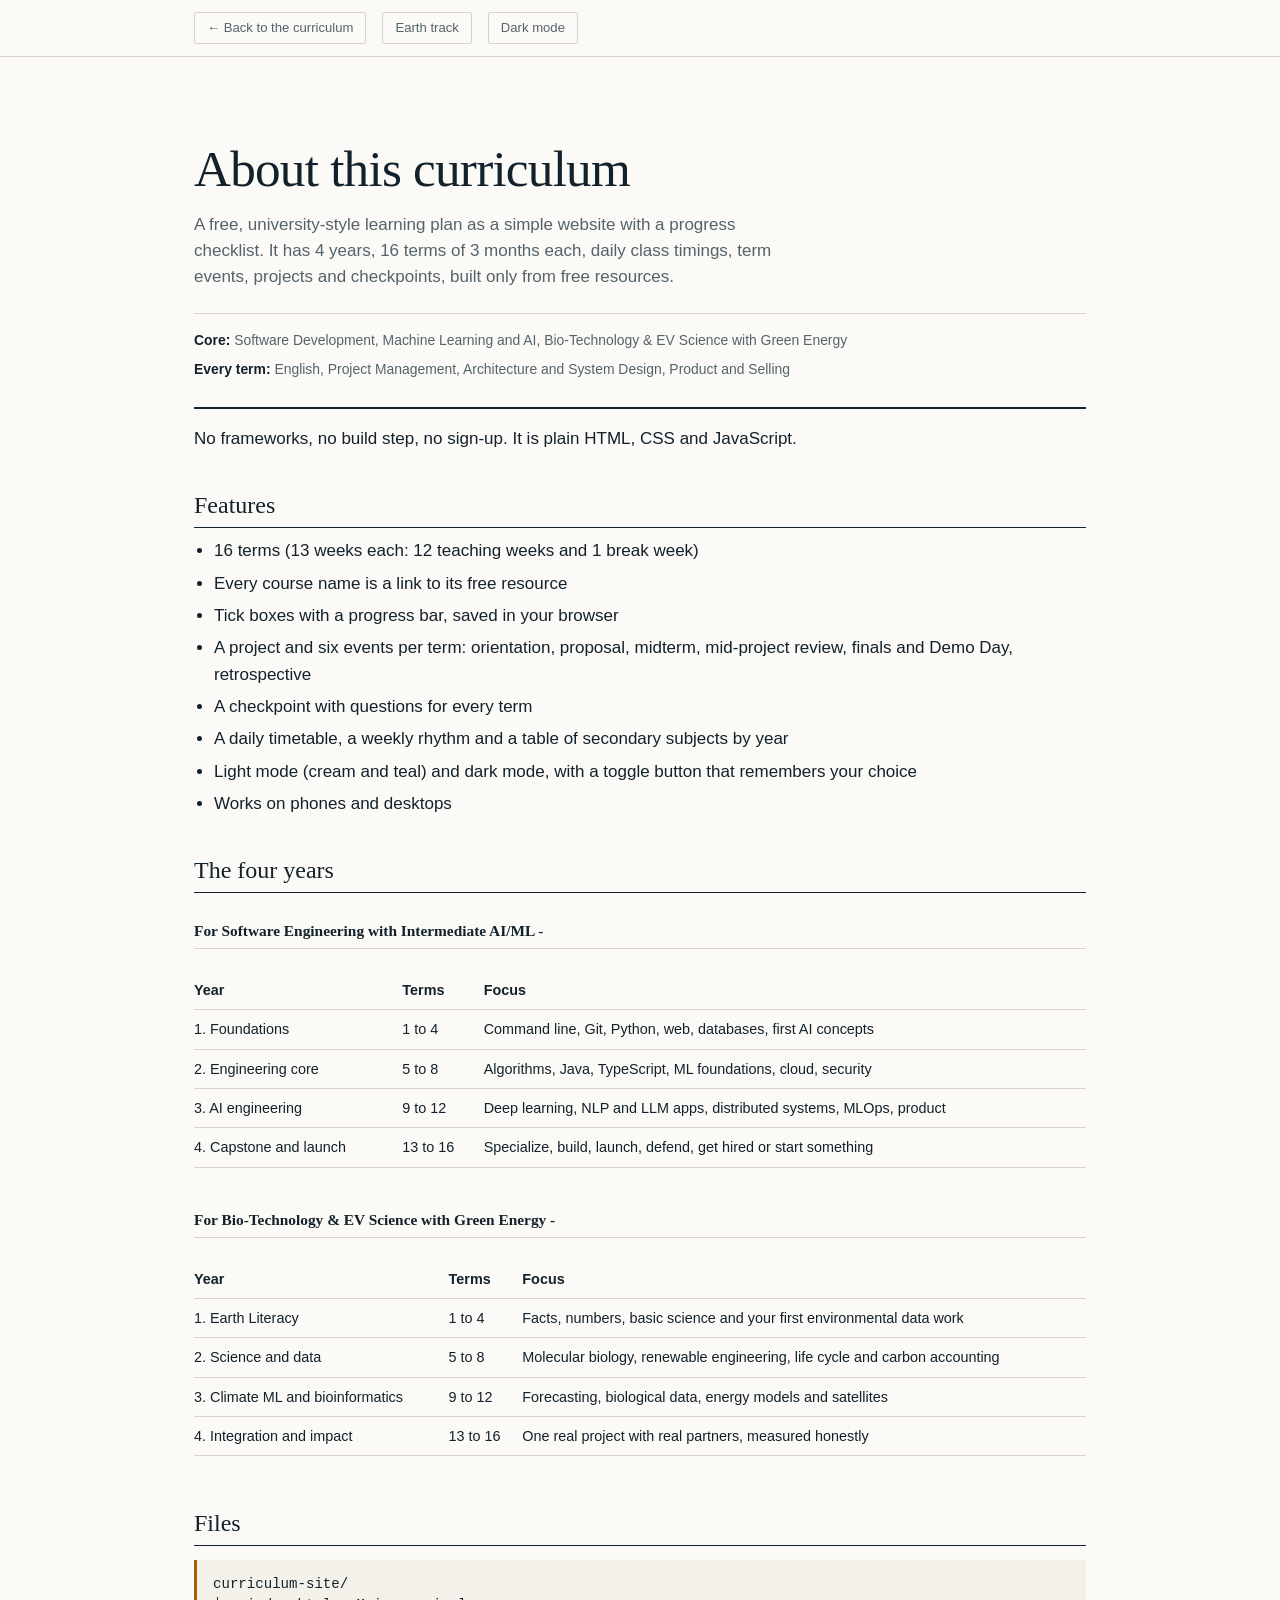
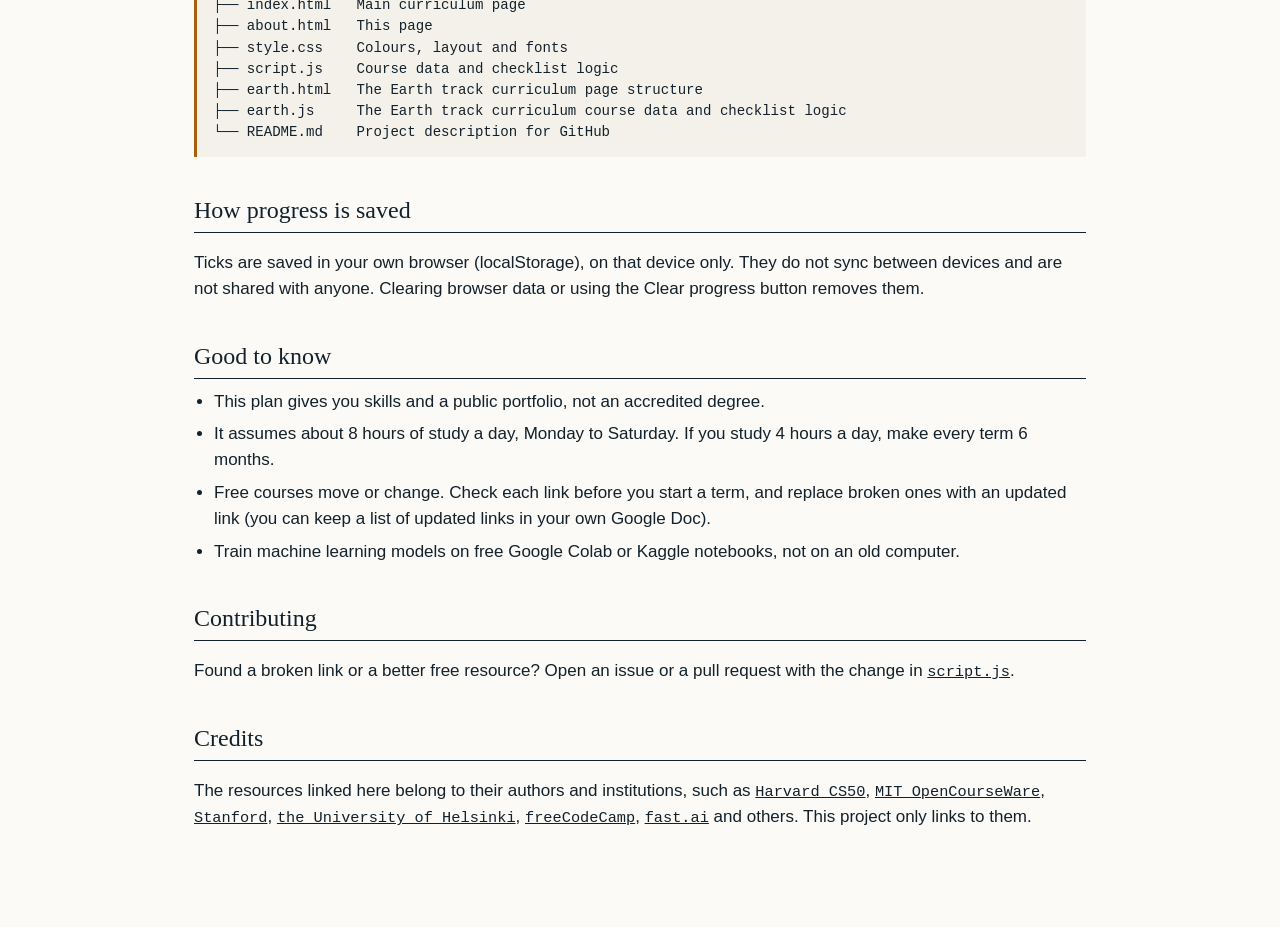
<file: about.html>
<!DOCTYPE html>
<html lang="en">
<head>
<!-- about.html: the About page. It reuses style.css, so it matches the main curriculum page. -->
<meta charset="utf-8">
<meta name="color-scheme" content="light dark">
<meta name="viewport" content="width=device-width, initial-scale=1, viewport-fit=cover">
<!-- Theme: applies the saved light or dark choice before the page draws (same choice as the main page) -->
<script>try{var t=localStorage.getItem("curr4y-theme");if(t)document.documentElement.setAttribute("data-theme",t)}catch(e){}</script>
<title>About: 4-Year Free Curriculum</title>
<link rel="stylesheet" href="style.css">
</head>
<body>

<!-- 1. TOP BAR: link back to the curriculum and the theme button -->
<div class="dash"><div class="dash-in">
<a class="navlink" href="index.html">&larr; Back to the curriculum</a>
<a class="navlink" href="earth.html">Earth track</a>
<button id="theme" type="button" aria-label="Switch between light and dark mode">Dark mode</button>
</div></div>

<div class="wrap about">

<!-- 2. TITLE AND INTRODUCTION -->
<header class="top">
<h1>About this curriculum</h1>
<p class="sub">A free, university-style learning plan as a simple website with a progress checklist. It has 4 years, 16 terms of 3 months each, daily class timings, term events, projects and checkpoints, built only from free resources.</p>
<div class="meta"><span><b>Core:</b> Software Development, Machine Learning and AI, Bio-Technology & EV Science with Green Energy</span><span><b>Every term:</b> English, Project Management, Architecture and System Design, Product and Selling</span></div>
</header>
<p>No frameworks, no build step, no sign-up. It is plain HTML, CSS and JavaScript.</p>

<!-- 3. FEATURES -->
<h2>Features</h2>
<ul>
<li>16 terms (13 weeks each: 12 teaching weeks and 1 break week)</li>
<li>Every course name is a link to its free resource</li>
<li>Tick boxes with a progress bar, saved in your browser</li>
<li>A project and six events per term: orientation, proposal, midterm, mid-project review, finals and Demo Day, retrospective</li>
<li>A checkpoint with questions for every term</li>
<li>A daily timetable, a weekly rhythm and a table of secondary subjects by year</li>
<li>Light mode (cream and teal) and dark mode, with a toggle button that remembers your choice</li>
<li>Works on phones and desktops</li>
</ul>

<!-- 4. THE FOUR YEARS -->
<h2>The four years</h2>
<h4 style="font-family: serif;">For Software Engineering with Intermediate AI/ML - </h4>
<div class="tblw"><table>
<tr><th>Year</th><th>Terms</th><th>Focus</th></tr>
<tr><td>1. Foundations</td><td>1 to 4</td><td>Command line, Git, Python, web, databases, first AI concepts</td></tr>
<tr><td>2. Engineering core</td><td>5 to 8</td><td>Algorithms, Java, TypeScript, ML foundations, cloud, security</td></tr>
<tr><td>3. AI engineering</td><td>9 to 12</td><td>Deep learning, NLP and LLM apps, distributed systems, MLOps, product</td></tr>
<tr><td>4. Capstone and launch</td><td>13 to 16</td><td>Specialize, build, launch, defend, get hired or start something</td></tr>
</table></div>


<h4 style="font-family: serif;">For Bio-Technology & EV Science with Green Energy - </h4>
<div class="tblw"><table>
<tr><th>Year</th><th>Terms</th><th>Focus</th></tr>
<tr><td>1. Earth Literacy</td><td>1 to 4</td><td>Facts, numbers, basic science and your first environmental data work</td></tr>
<tr><td>2. Science and data</td><td>5 to 8</td><td>Molecular biology, renewable engineering, life cycle and carbon accounting</td></tr>
<tr><td>3. Climate ML and bioinformatics</td><td>9 to 12</td><td>Forecasting, biological data, energy models and satellites</td></tr>
<tr><td>4. Integration and impact</td><td>13 to 16</td><td>One real project with real partners, measured honestly</td></tr>
</table></div>

<!-- 5. FILES -->
<h2>Files</h2>
<pre>curriculum-site/
├── index.html   Main curriculum page
├── about.html   This page
├── style.css    Colours, layout and fonts
├── script.js    Course data and checklist logic
├── earth.html   The Earth track curriculum page structure
├── earth.js     The Earth track curriculum course data and checklist logic
└── README.md    Project description for GitHub</pre>

<!-- 6. HOW PROGRESS IS SAVED -->
<h2>How progress is saved</h2>
<p>Ticks are saved in your own browser (localStorage), on that device only. They do not sync between devices and are not shared with anyone. Clearing browser data or using the Clear progress button removes them.</p>

<!-- 7. GOOD TO KNOW -->
<h2>Good to know</h2>
<ul>
<li>This plan gives you skills and a public portfolio, not an accredited degree.</li>
<li>It assumes about 8 hours of study a day, Monday to Saturday. If you study 4 hours a day, make every term 6 months.</li>
<li>Free courses move or change. Check each link before you start a term, and replace broken ones with an updated link (you can keep a list of updated links in your own Google Doc).</li>
<li>Train machine learning models on free Google Colab or Kaggle notebooks, not on an old computer.</li>
</ul>

<!-- 8. CONTRIBUTING -->
<h2>Contributing</h2>
<p>Found a broken link or a better free resource? Open an issue or a pull request with the change in <u><code>script.js</code></u>.</p>

<!-- 9. CREDITS -->
<h2>Credits</h2>
<p>The resources linked here belong to their authors and institutions, such as <u><code>Harvard CS50</code></u>, <u><code>MIT OpenCourseWare</code></u>, <u><code>Stanford</code></u>, <u><code>the University of Helsinki</code></u>, <u><code>freeCodeCamp</code></u>, <u><code>fast.ai</code></u> and others. This project only links to them.</p>

</div>

<!-- 10. THEME BUTTON LOGIC: same saved choice as the main page, so both pages always match -->
<script>
var KEY="curr4y-theme",r=document.documentElement,b=document.getElementById("theme");
function set(t){r.setAttribute("data-theme",t);b.textContent=t=="dark"?"Light mode":"Dark mode";try{localStorage.setItem(KEY,t)}catch(e){}}
var s="light";try{s=localStorage.getItem(KEY)||"light"}catch(e){}
set(s);
b.addEventListener("click",function(){set(r.getAttribute("data-theme")=="dark"?"light":"dark")});
</script>
</body>
</html>
</file>
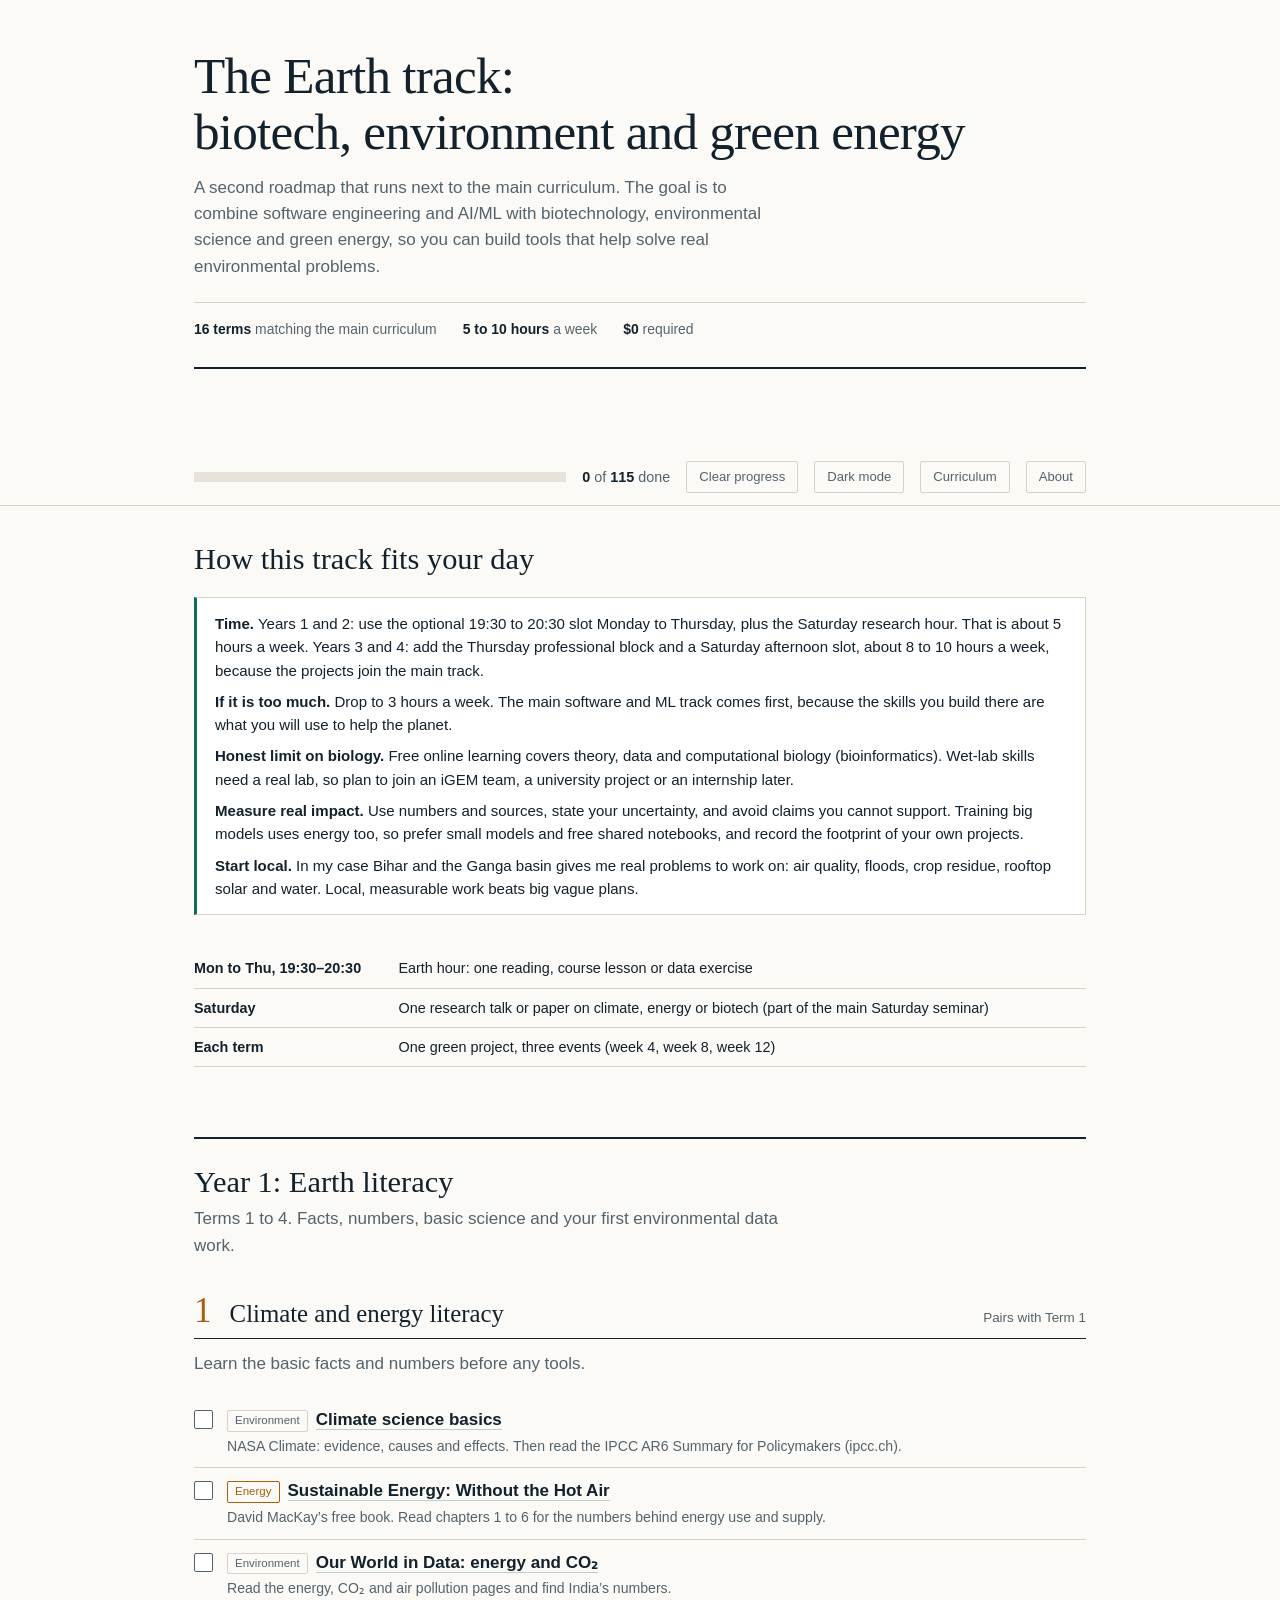
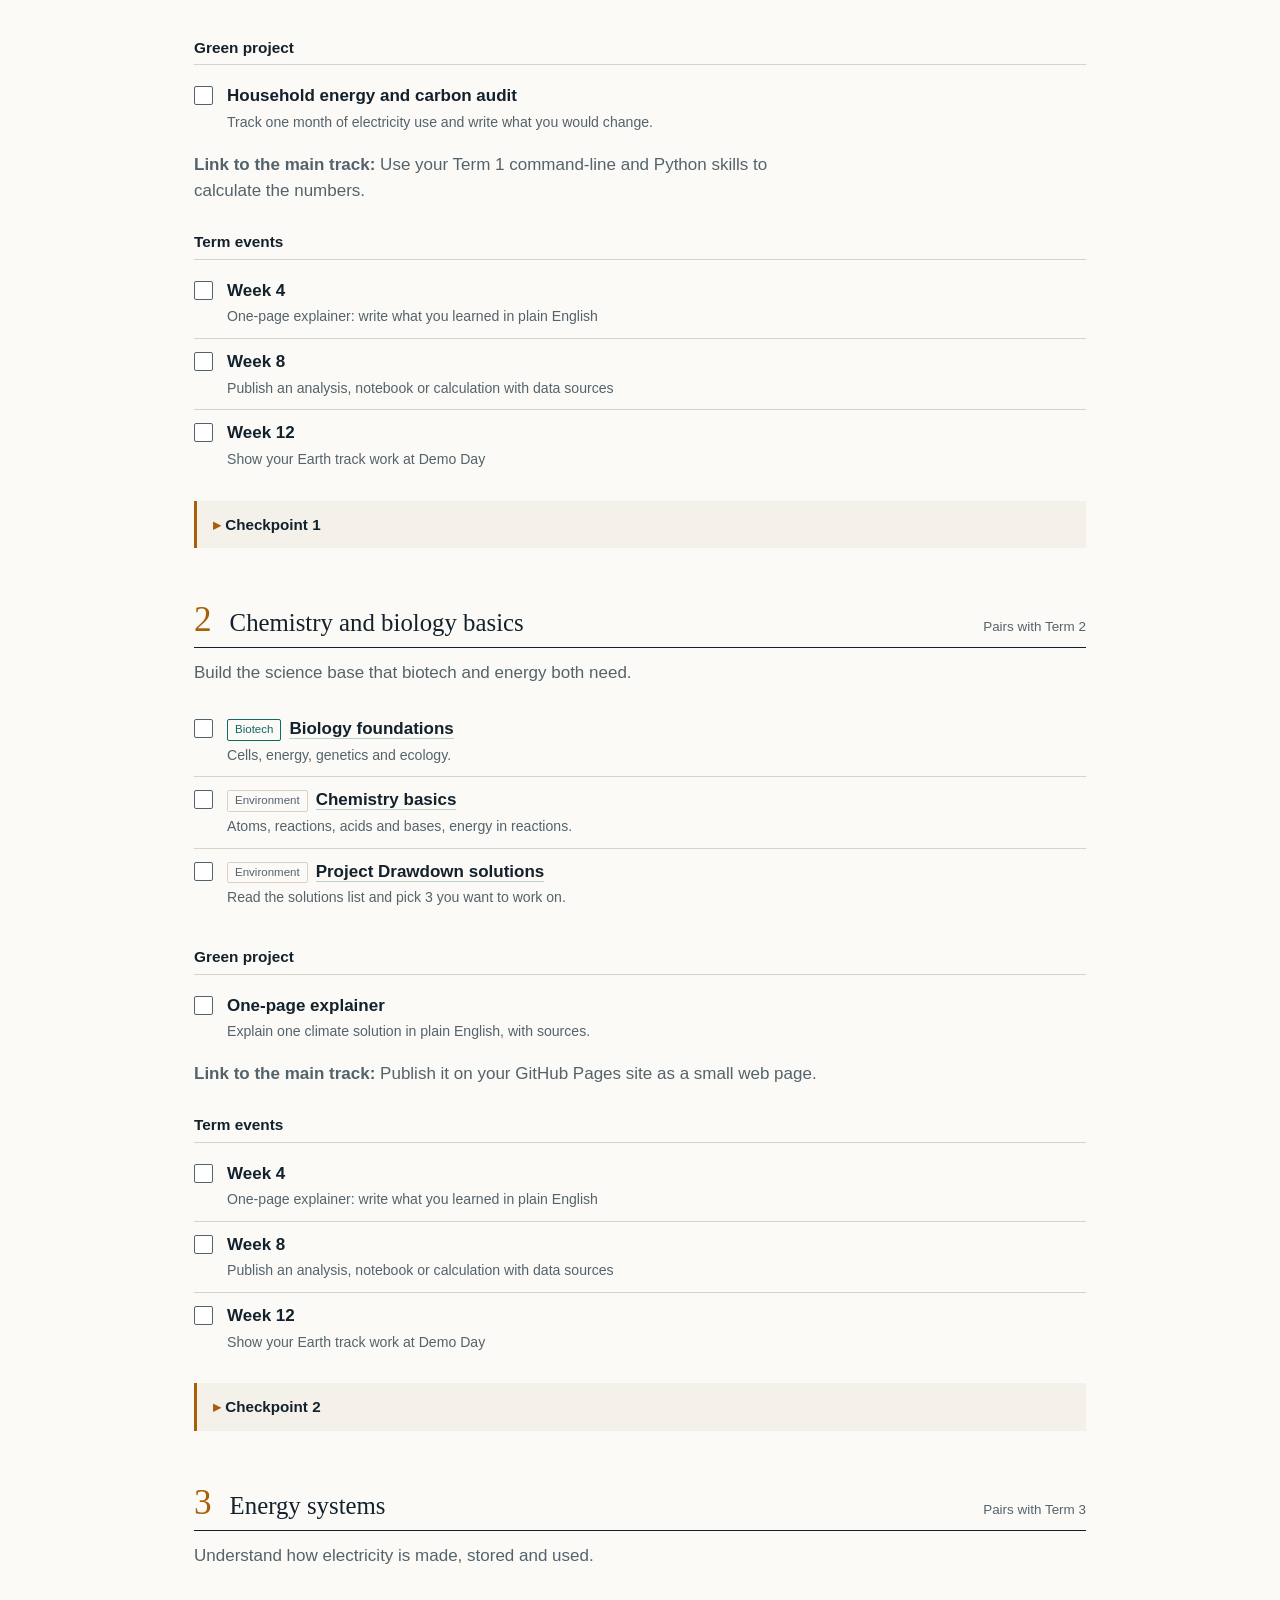
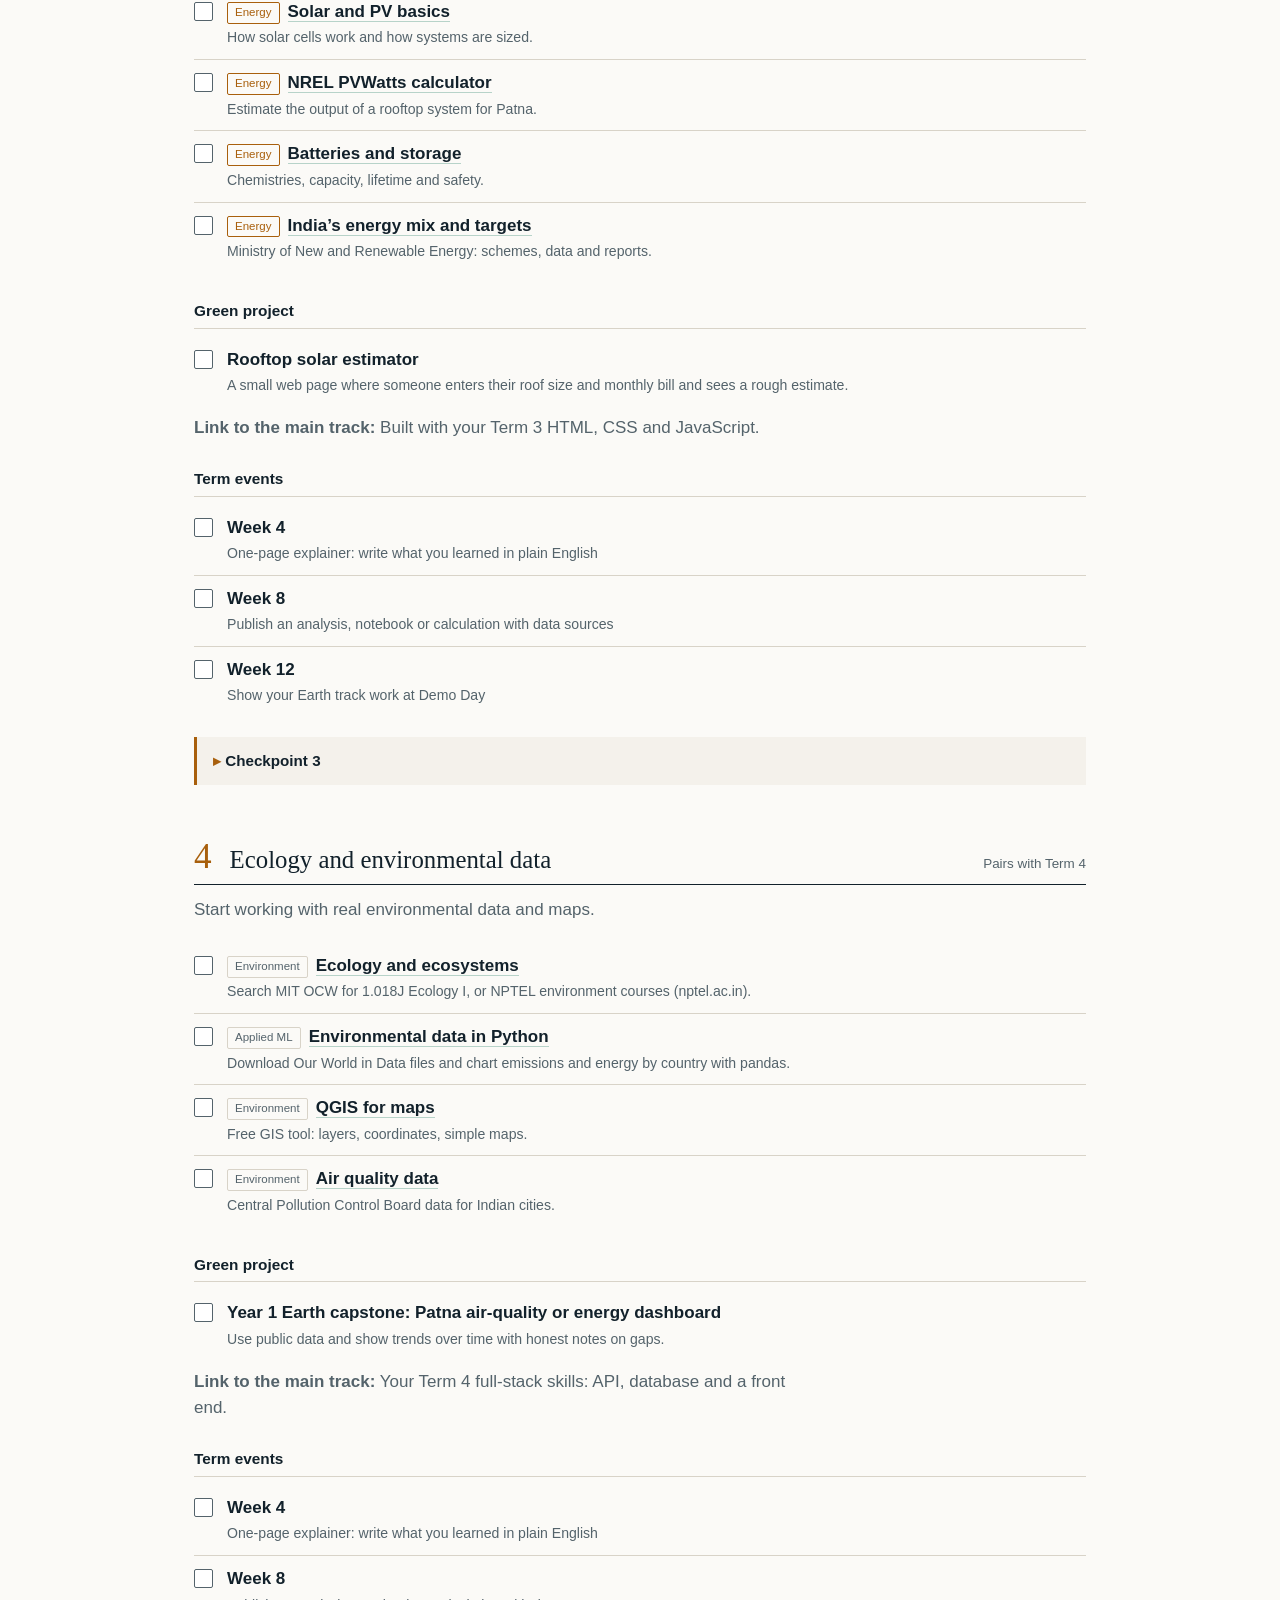
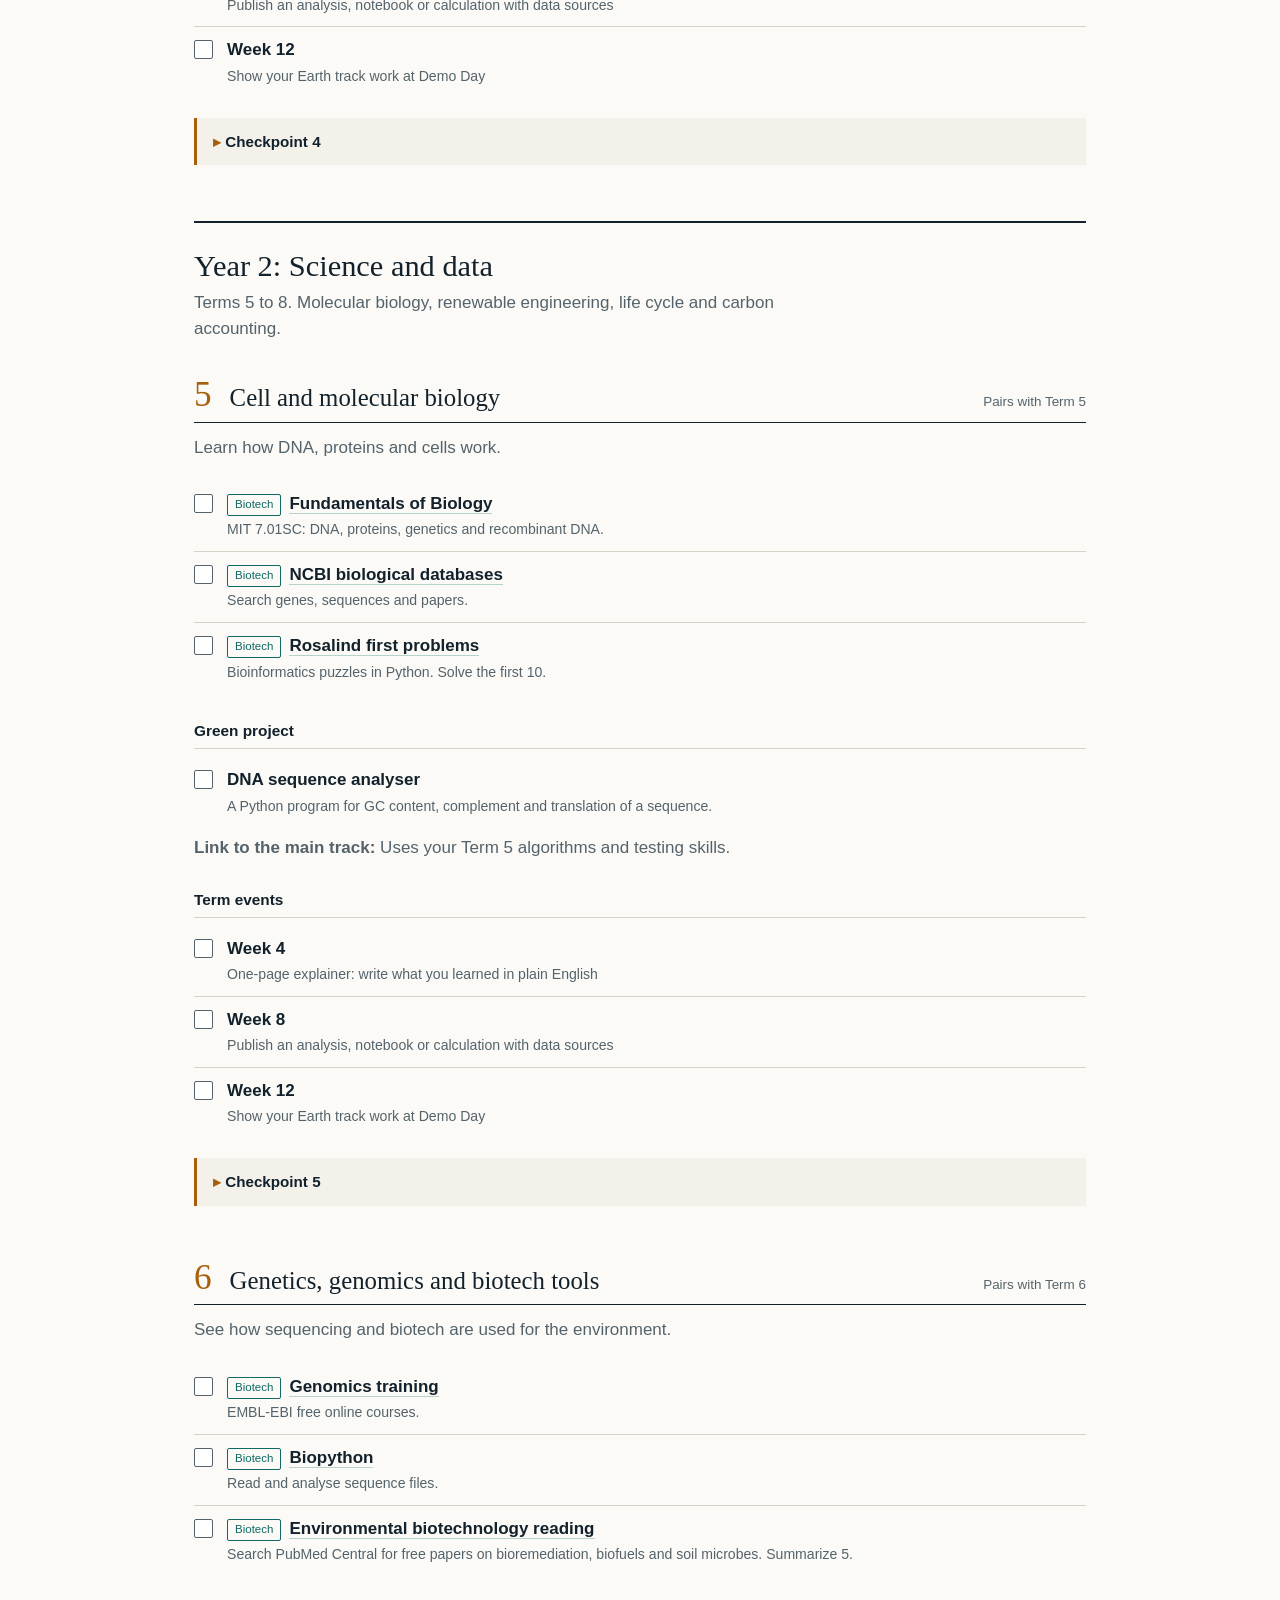
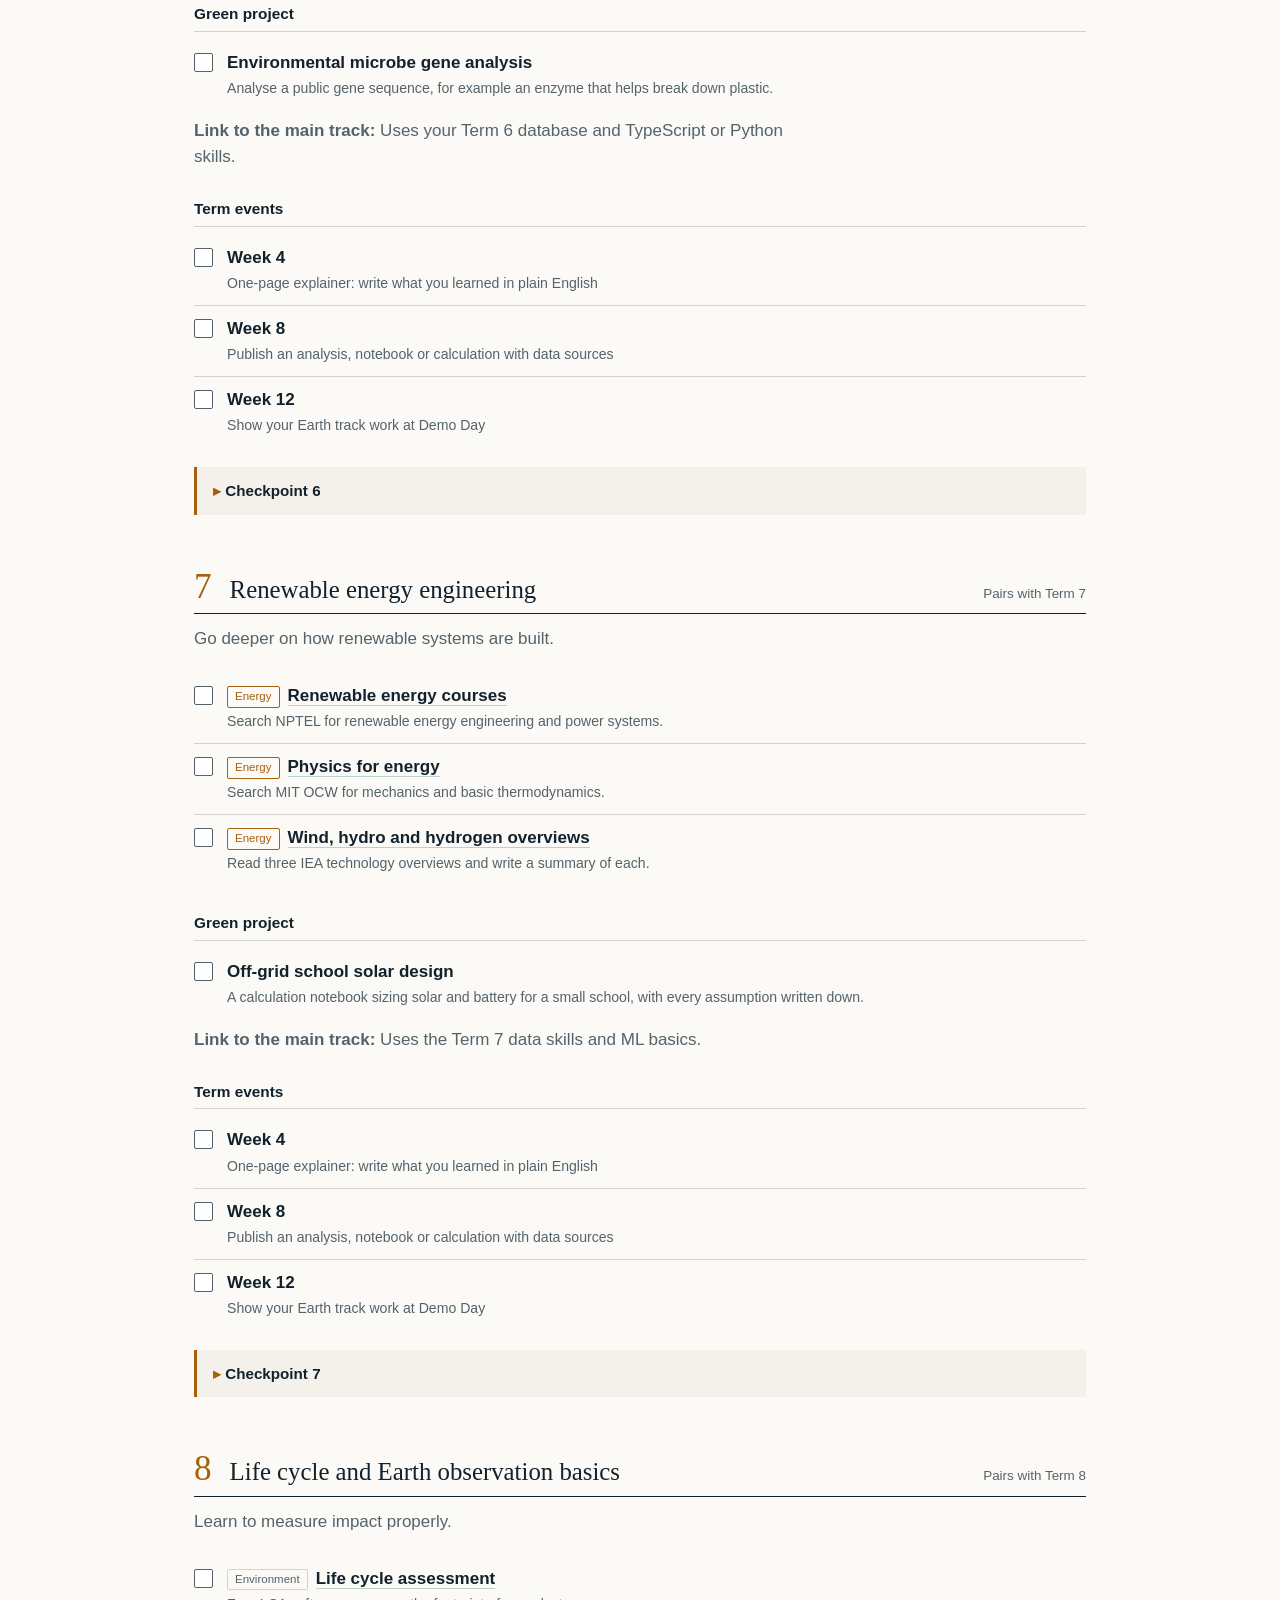
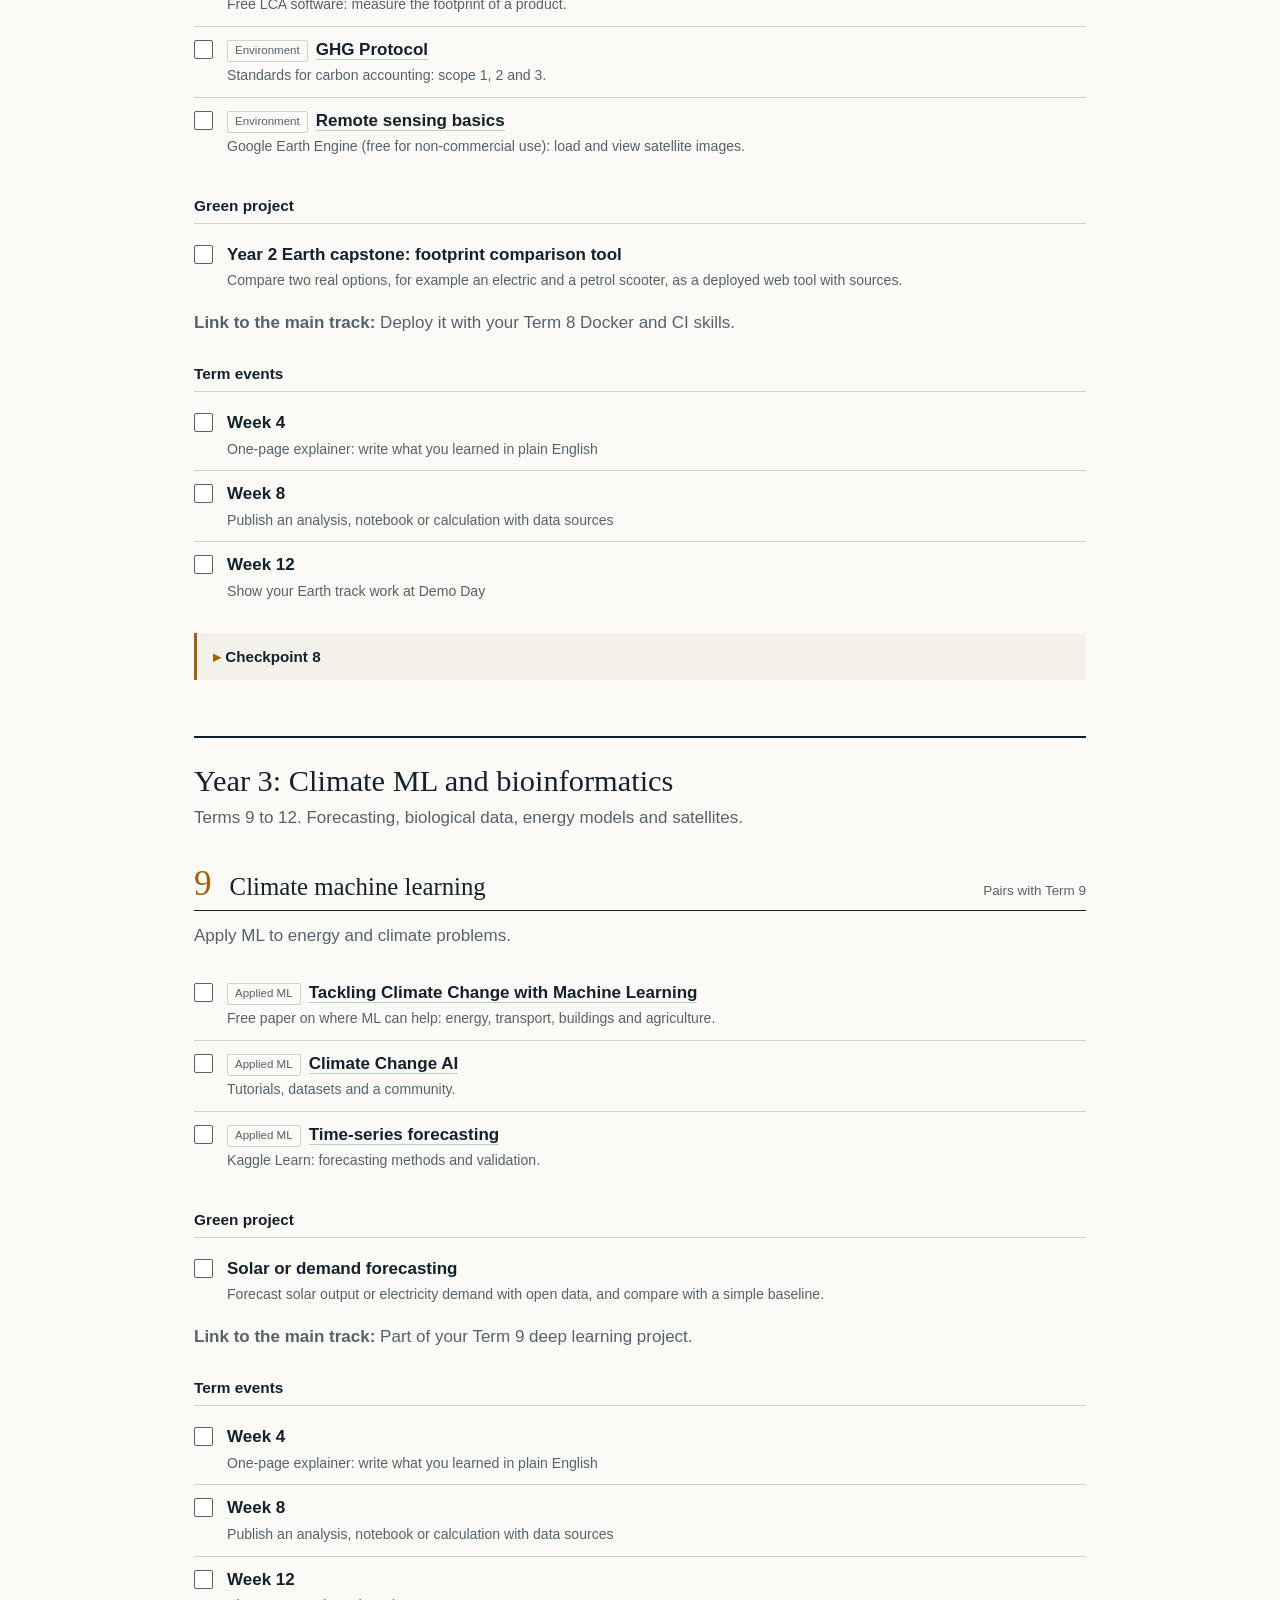
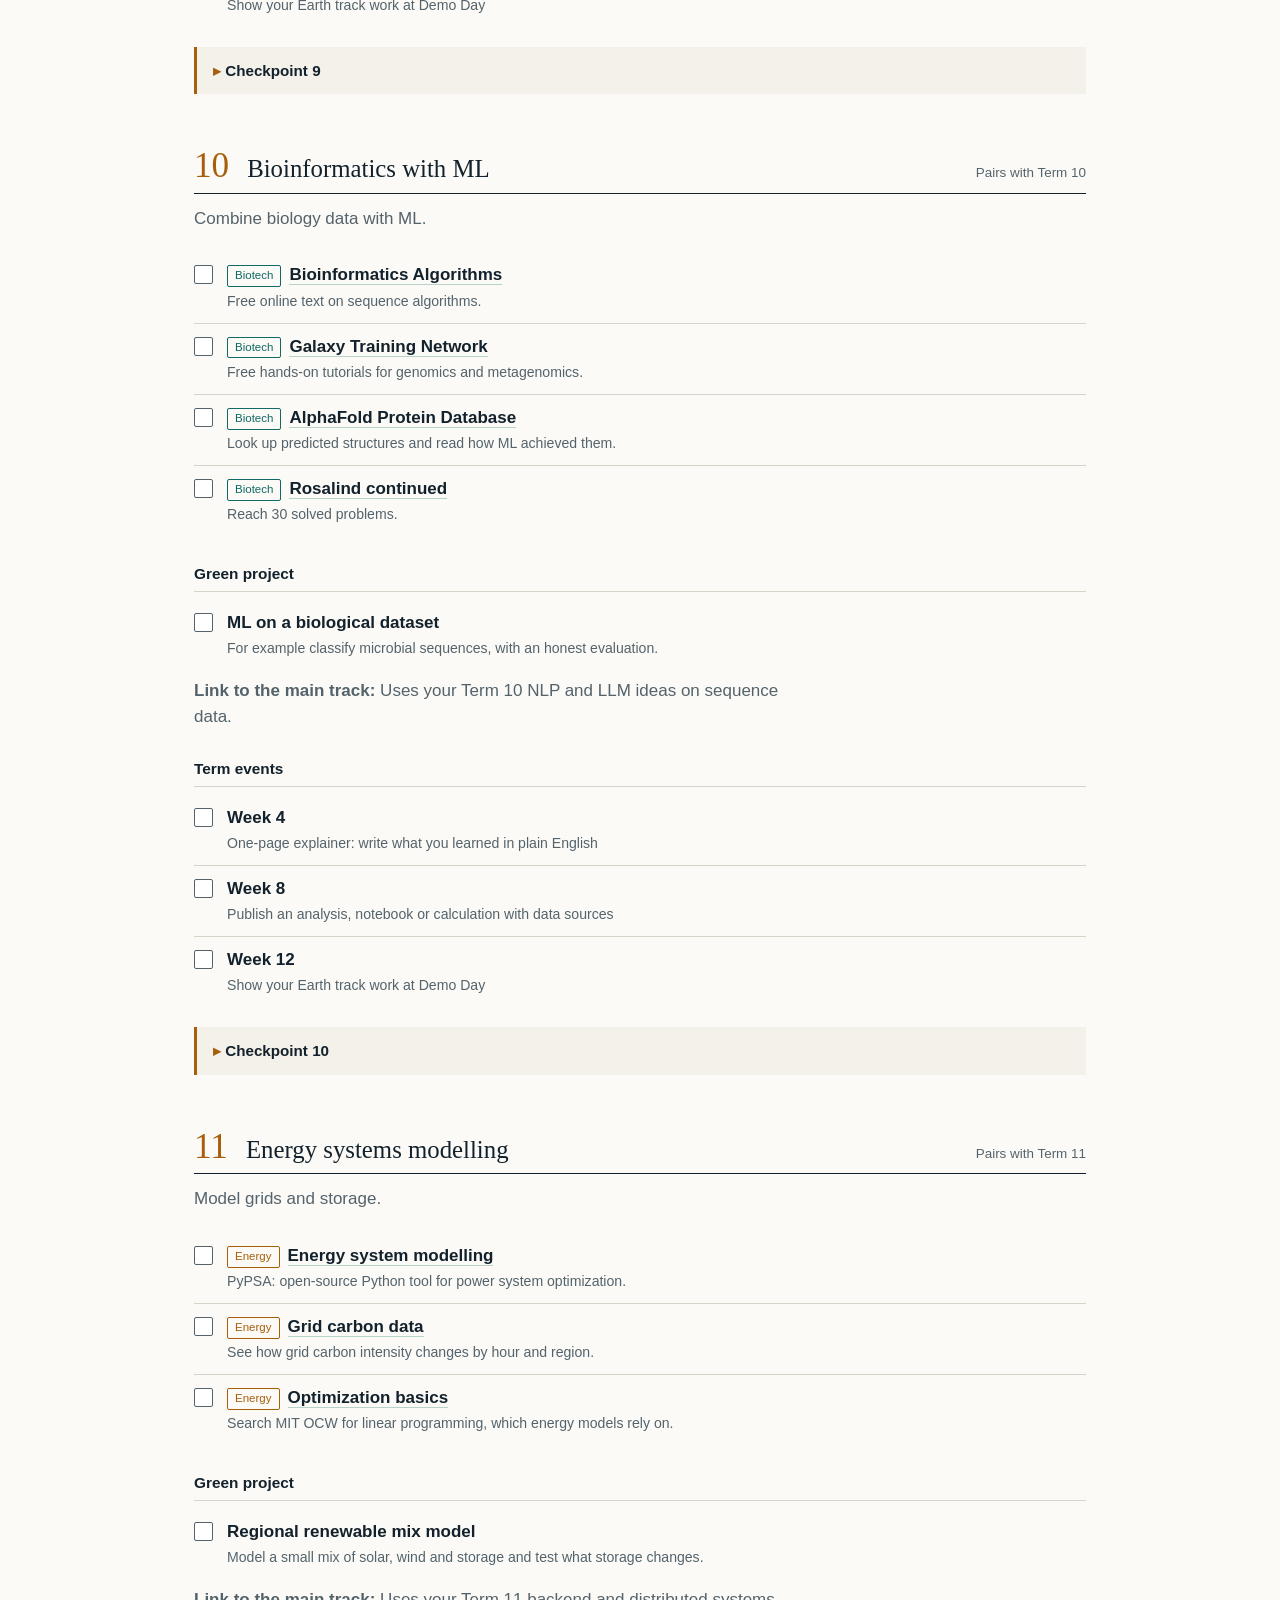
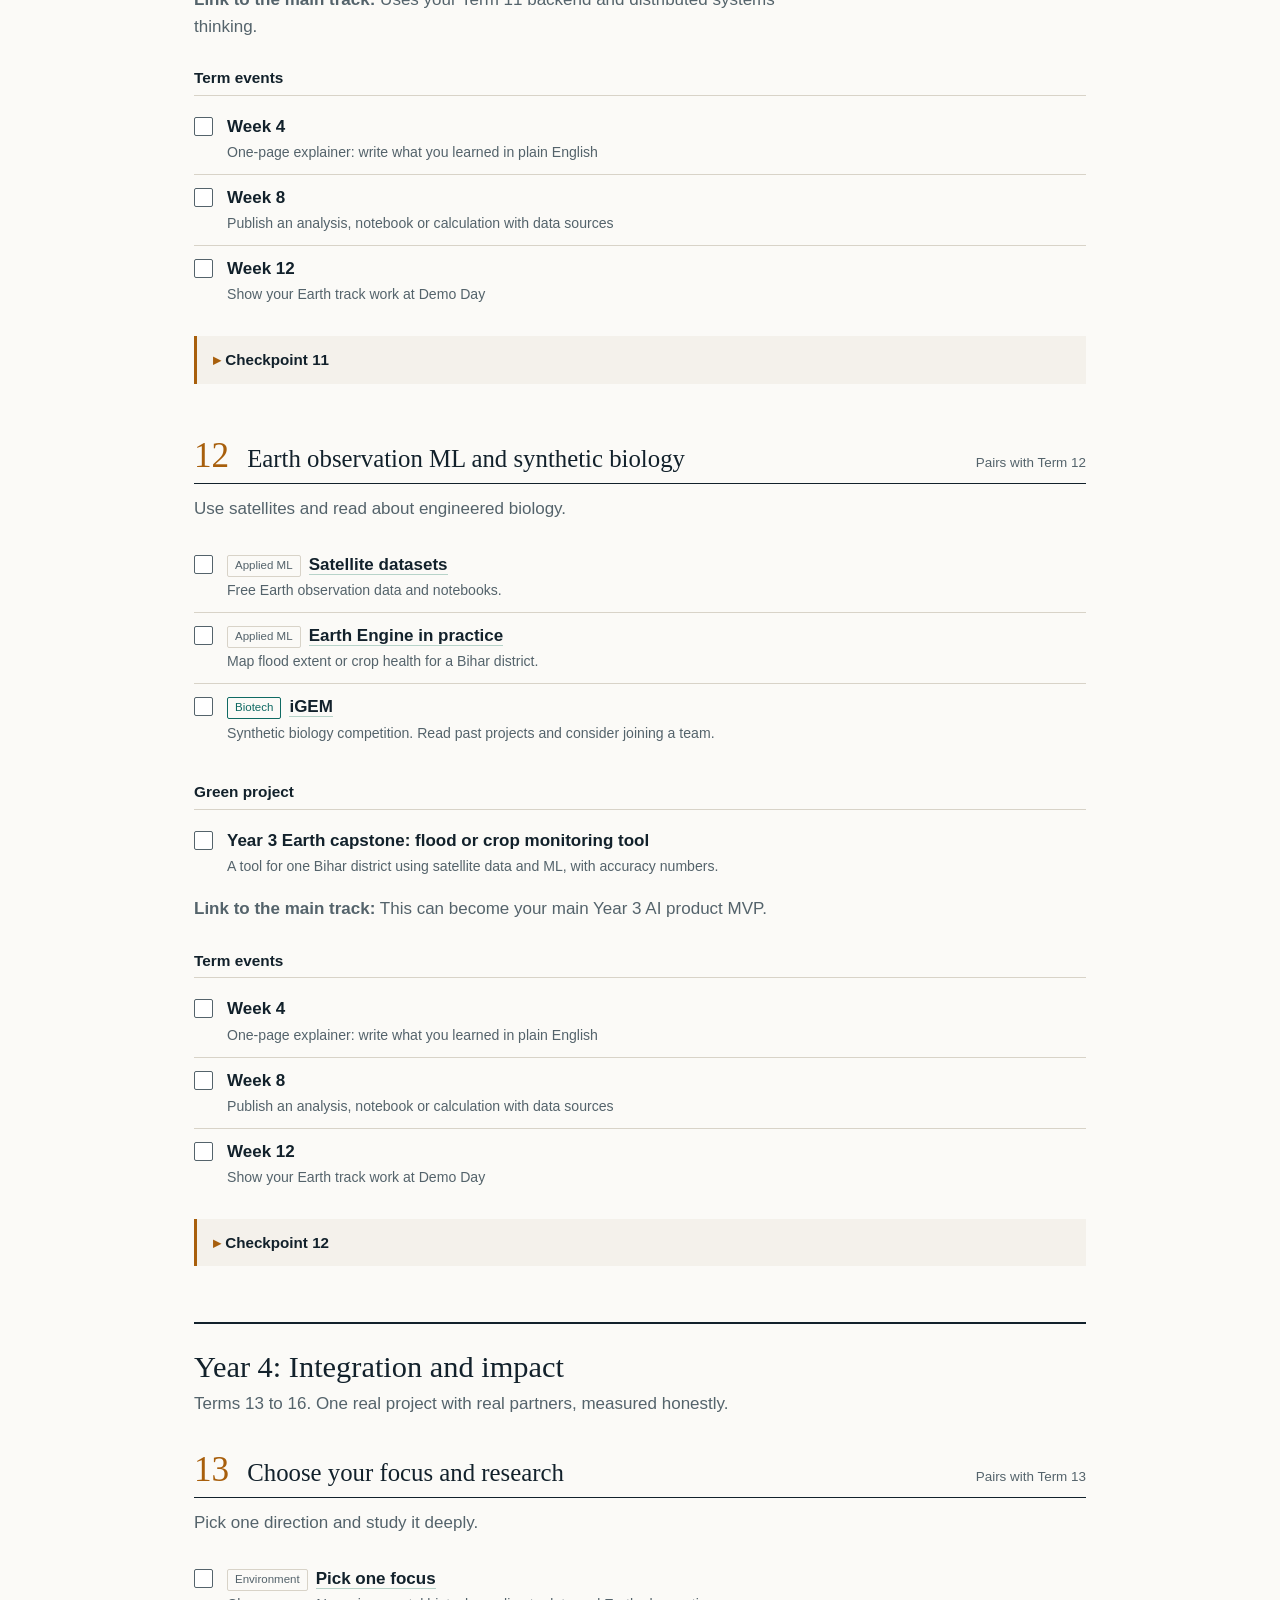
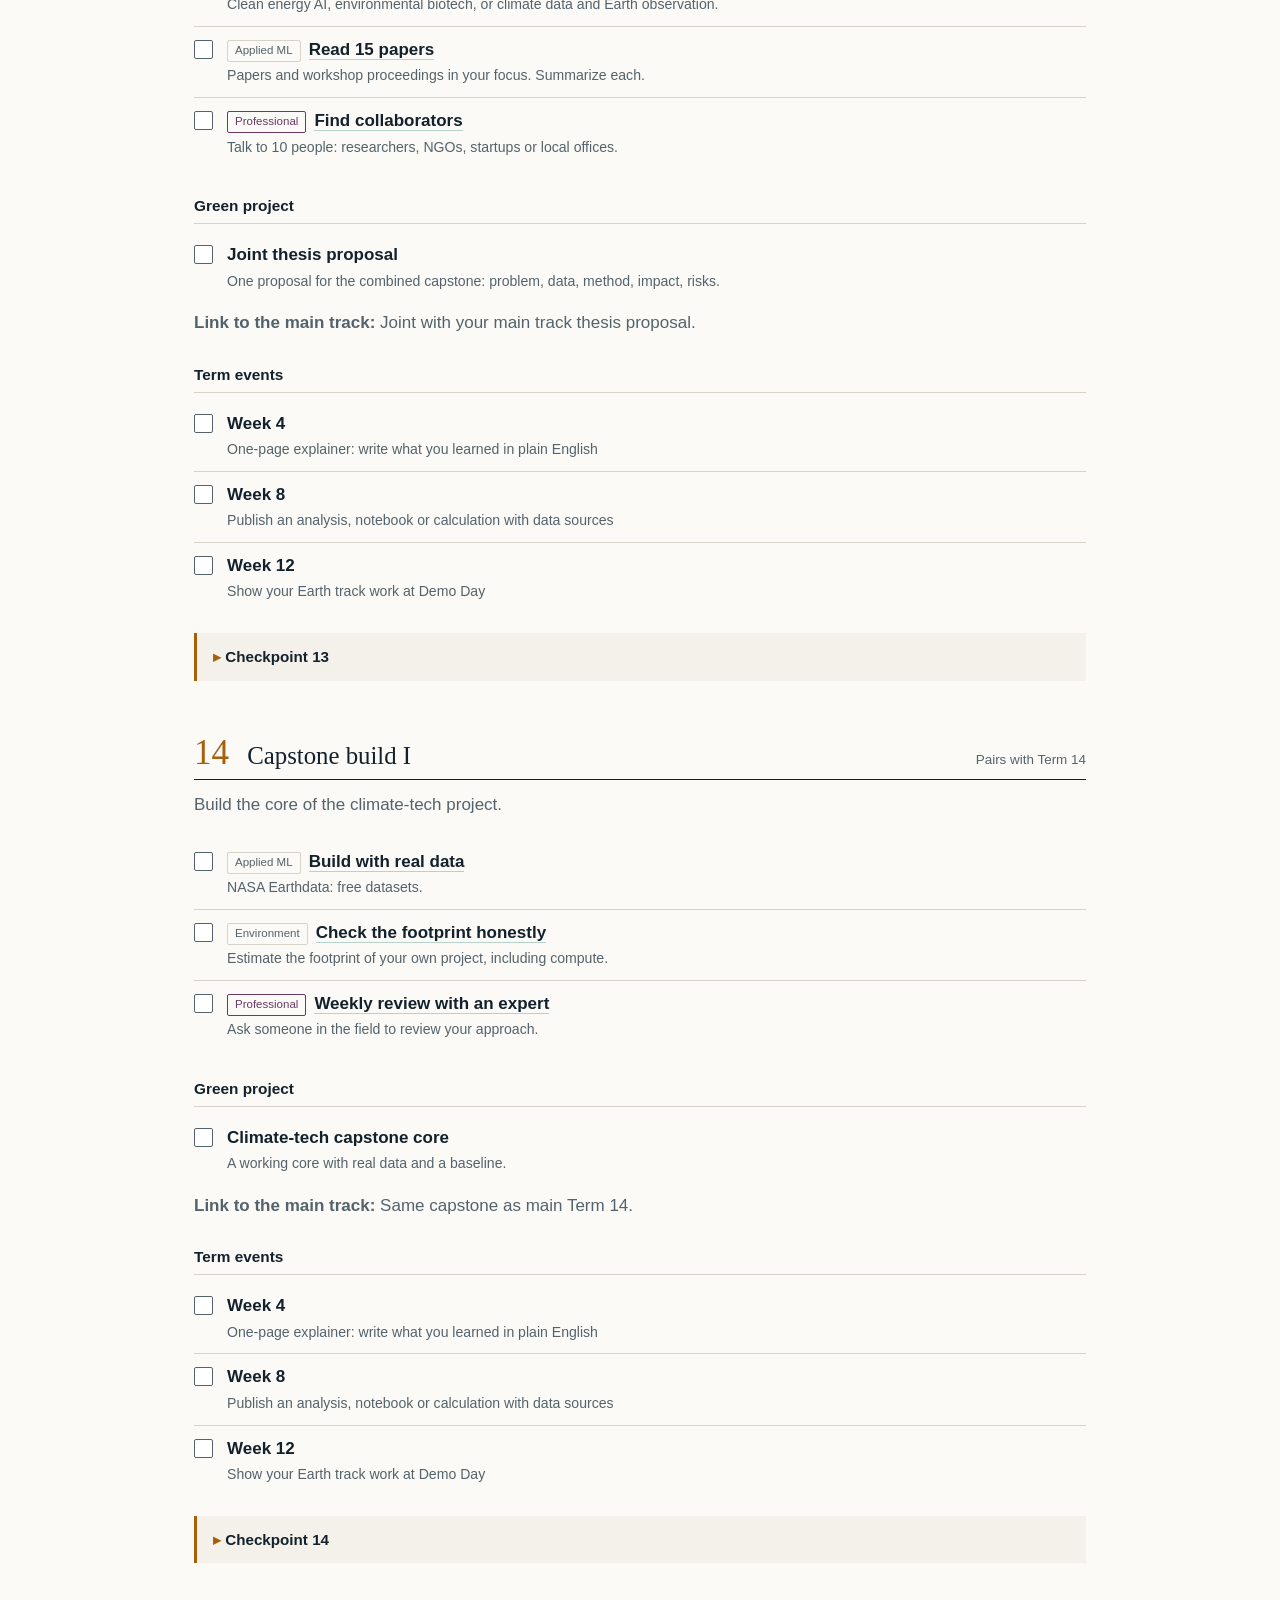
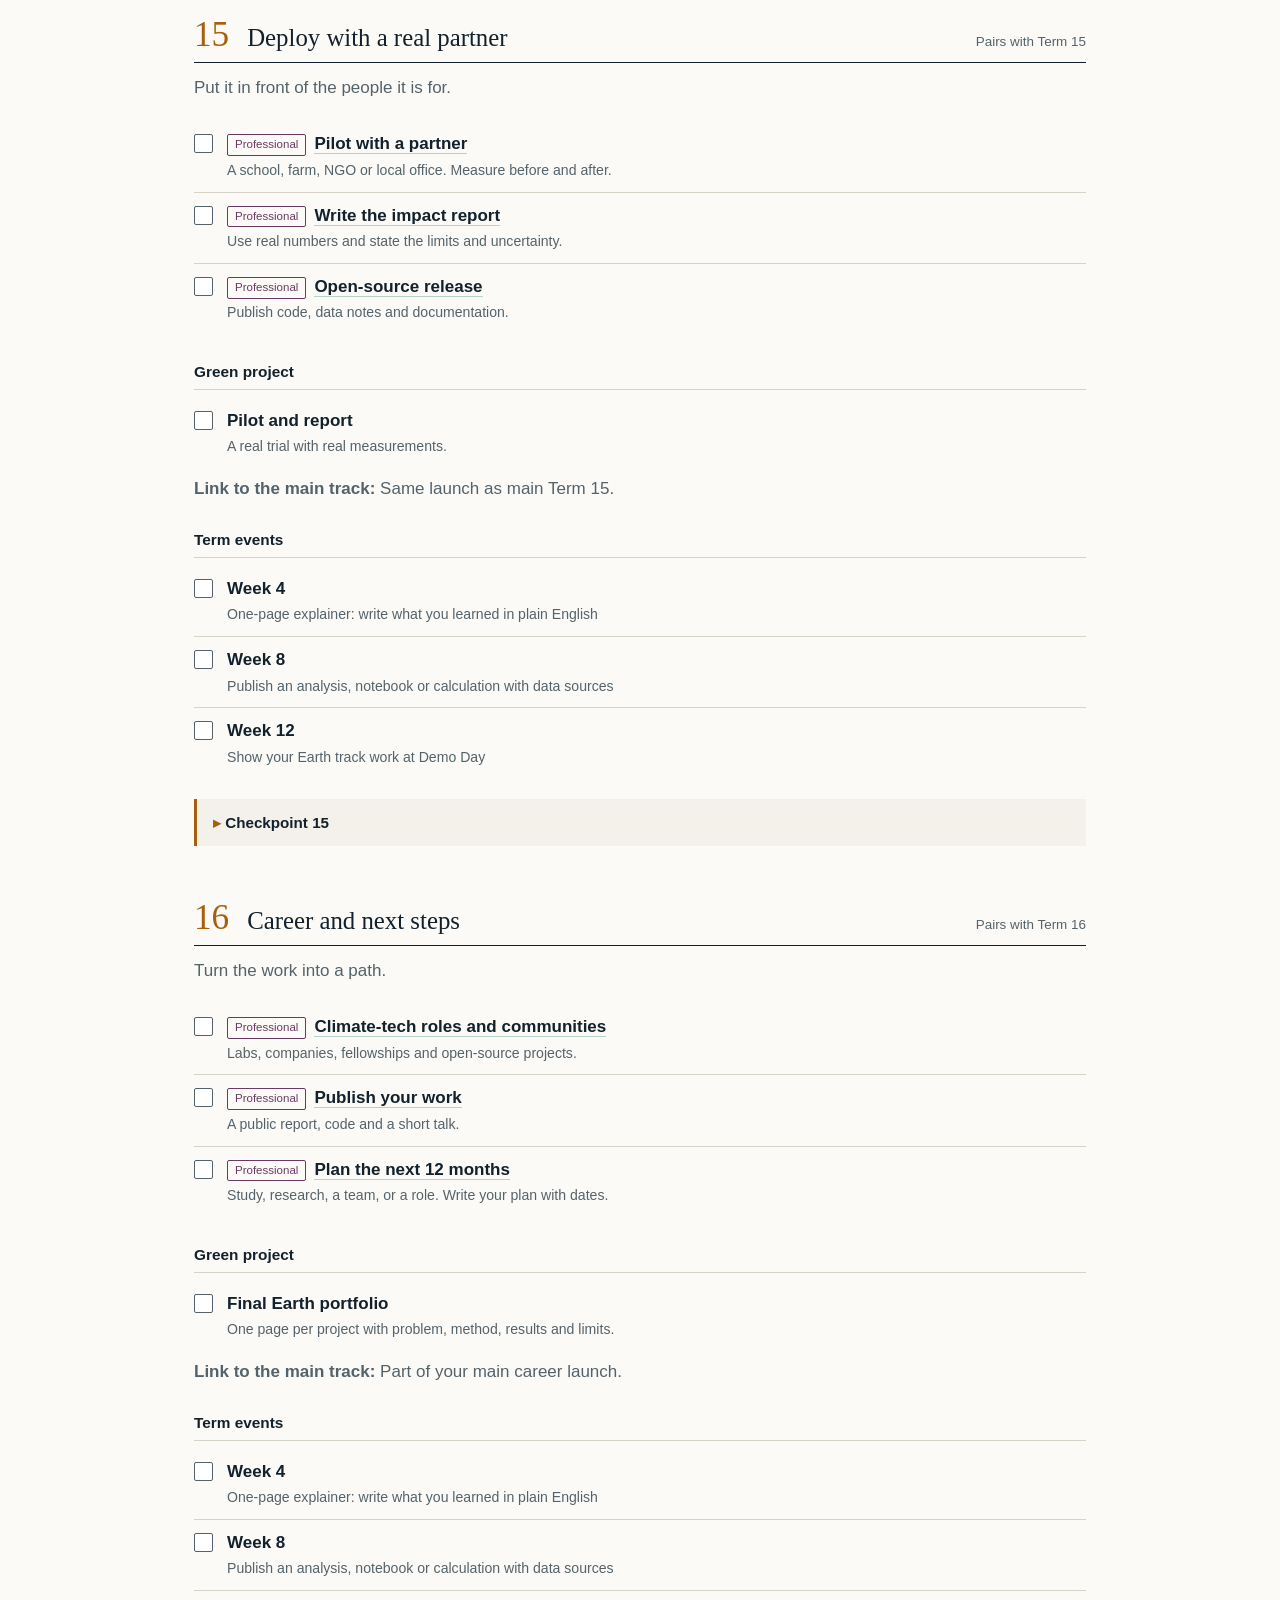
<file: earth.html>
<!DOCTYPE html>
<html lang="en">
<head>
<!-- earth.html: the Earth Track (biotechnology, environmental science, green energy). Reuses style.css. -->
<meta charset="utf-8">
<meta name="color-scheme" content="light dark">
<meta name="viewport" content="width=device-width, initial-scale=1, viewport-fit=cover">
<!-- Theme: applies the saved light or dark choice before the page draws -->
<script>try{var t=localStorage.getItem("curr4y-theme");if(t)document.documentElement.setAttribute("data-theme",t)}catch(e){}</script>
<title>Earth Track: Biotech, Environment and Green Energy</title>
<link rel="stylesheet" href="style.css">
</head>
<body>

<!-- 1. HEADER: title and goal -->
<div class="wrap"><header class="top">
<h1>The Earth track:<br>biotech, environment and green energy</h1>
<p class="sub">A second roadmap that runs next to the main curriculum. The goal is to combine software engineering and AI/ML with biotechnology, environmental science and green energy, so you can build tools that help solve real environmental problems.</p>
<div class="meta"><span><b>16 terms</b> matching the main curriculum</span><span><b>5 to 10 hours</b> a week</span><span><b>$0</b> required</span></div></header></div>

<!-- 2. STICKY BAR: progress for this page only, plus navigation and theme button -->
<div class="dash"><div class="dash-in"><div class="bar"><span id="fill"></span></div><div class="count"><b id="done">0</b> of <b id="total">0</b> done</div>
<button id="reset">Clear progress</button>
<button id="theme" type="button" aria-label="Switch between light and dark mode">Dark mode</button>
<a class="navlink" href="index.html">Curriculum</a>
<a class="navlink" href="about.html">About</a></div></div>

<div class="wrap">

<!-- 3. HOW THIS TRACK FITS: time budget, principles and honest limits -->
<section id="how"><h2 class="year" style="margin-top:0;border-top:none;padding-top:0">How this track fits your day</h2>
<div class="call"><p><strong>Time.</strong> Years 1 and 2: use the optional 19:30 to 20:30 slot Monday to Thursday, plus the Saturday research hour. That is about 5 hours a week. Years 3 and 4: add the Thursday professional block and a Saturday afternoon slot, about 8 to 10 hours a week, because the projects join the main track.</p>
<p><strong>If it is too much.</strong> Drop to 3 hours a week. The main software and ML track comes first, because the skills you build there are what you will use to help the planet.</p>
<p><strong>Honest limit on biology.</strong> Free online learning covers theory, data and computational biology (bioinformatics). Wet-lab skills need a real lab, so plan to join an iGEM team, a university project or an internship later.</p>
<p><strong>Measure real impact.</strong> Use numbers and sources, state your uncertainty, and avoid claims you cannot support. Training big models uses energy too, so prefer small models and free shared notebooks, and record the footprint of your own projects.</p>
<p><strong>Start local.</strong> In my case Bihar and the Ganga basin gives me real problems to work on: air quality, floods, crop residue, rooftop solar and water. Local, measurable work beats big vague plans.</p></div>
<div class="tblw"><table><tr><th>Mon to Thu, 19:30–20:30</th><td>Earth hour: one reading, course lesson or data exercise</td></tr>
<tr><th>Saturday</th><td>One research talk or paper on climate, energy or biotech (part of the main Saturday seminar)</td></tr>
<tr><th>Each term</th><td>One green project, three events (week 4, week 8, week 12)</td></tr></table></div></section>

<!-- 4. TERMS: generated by earth.js from the data in that file -->
<div id="terms"></div>

<!-- 5. FOCUS AREAS: what you can specialize in by Year 4 -->
<section id="focus"><h2 class="year">Where this can lead</h2>
<div class="tblw"><table>
<tr><th>Clean energy AI</th><td>Solar and wind forecasting, demand prediction, grid and storage optimization</td></tr>
<tr><th>Environmental biotech</th><td>Bioinformatics for microbes and enzymes, biofuels, bioremediation, protein and genomic data</td></tr>
<tr><th>Climate data and Earth observation</th><td>Satellite monitoring of floods, crops, forests and air quality, plus carbon accounting tools</td></tr></table></div></section>
</div>

<!-- 6. SCRIPT: course data and checklist logic, plus the theme button -->
<script src="earth.js"></script>
</body>
</html>
</file>
<file: style.css>
/* =====================================================
   style.css: look and feel of the 4-year curriculum site
   Colours match the original roadmap: cream paper, navy text, teal ticks, amber numbers
   ===================================================== */

/* 1. COLOUR AND LAYOUT VARIABLES: change colours here and the whole site updates */
:root{--ink:#12212B;--paper:#FBFAF7;--card:#fff;--rule:#D8D3C8;--muted:#54636B;--teal:#0F6A63;--amber:#A85F0C;--plum:#6B3A62;--soft:#F4F1EB;--bar:#E7E3DA;--tealtint:#B7D3C9;
box-sizing:border-box;padding-top:env(safe-area-inset-top,0px);padding-bottom:env(safe-area-inset-bottom,0px);color-scheme:light}

/* 1b. DARK MODE COLOURS: used when the theme button sets data-theme="dark" on the page */
:root[data-theme="dark"]{--ink:#E8E6DF;--paper:#14191C;--card:#1B2226;--rule:#33403F;--muted:#9FB0B3;--teal:#4FB3A8;--amber:#E0A04F;--plum:#C58BBB;--soft:#1E2629;--bar:#2A3438;--tealtint:#2F5550;color-scheme:dark}
/* 2. BASE PAGE STYLES: page background, text colour, font */
html{background:var(--paper);color:var(--ink);scroll-padding-top:env(safe-area-inset-top,0px);-webkit-text-size-adjust:100%}
*{box-sizing:border-box}
body{margin:0;background:var(--paper);color:var(--ink);font:17px/1.55 "Inter","Helvetica Neue",Arial,sans-serif}
.wrap{max-width:940px;margin:0 auto;padding:0 24px 80px}
/* 3. HEADER: big title, intro text and the small facts row */
header.top{border-bottom:2px solid var(--ink);padding:48px 0 26px}
h1{font:400 clamp(2rem,5.4vw,3.2rem)/1.1 Georgia,"Iowan Old Style",serif;margin:0 0 14px;letter-spacing:-.015em}
.sub{max-width:62ch;color:var(--muted);margin:0 0 22px}
.meta{display:flex;flex-wrap:wrap;gap:8px 26px;font-size:.87rem;color:var(--muted);padding-top:16px;border-top:1px solid var(--rule)}
.meta b{color:var(--ink)}
/* 4. STICKY PROGRESS BAR: stays at the top while you scroll */
.dash{position:sticky;top:env(safe-area-inset-top,0px);z-index:20;background:var(--paper);border-bottom:1px solid var(--rule);padding:12px 0;margin-bottom:36px}
body::before{content:"";position:fixed;inset:0 0 auto;height:env(safe-area-inset-top,0px);background:var(--paper);z-index:30}
.dash-in{max-width:940px;margin:0 auto;padding:0 24px;display:flex;align-items:center;gap:16px;flex-wrap:wrap}
.bar{flex:1 1 200px;min-width:150px;height:10px;background:var(--bar);overflow:hidden}
.bar span{display:block;height:100%;width:0;background:var(--teal);transition:width .3s}
.count{font-size:.9rem;color:var(--muted);font-variant-numeric:tabular-nums}.count b{color:var(--ink)}
/* 5. BUTTONS AND KEYBOARD FOCUS OUTLINE */
button{font:inherit;font-size:.82rem;background:none;border:1px solid var(--rule);color:var(--muted);padding:5px 12px;cursor:pointer;border-radius:2px}
button:hover{border-color:var(--ink);color:var(--ink)}
button:focus-visible,summary:focus-visible,a:focus-visible,input:focus-visible{outline:2px solid var(--amber);outline-offset:2px}
/* 6. YEAR HEADINGS AND TERM BLOCKS */
h2.year{font:400 1.9rem Georgia,serif;margin:56px 0 6px;border-top:2px solid var(--ink);padding-top:26px}
p.yg{color:var(--muted);max-width:66ch;margin:0 0 34px}
.term{margin:0 0 54px;scroll-margin-top:90px}
.th{display:flex;gap:18px;align-items:baseline;border-bottom:1px solid var(--ink);padding-bottom:9px}
.tn{font:2.2rem/1 Georgia,serif;color:var(--amber);flex:0 0 auto}
.th h3{font:400 1.55rem/1.15 Georgia,serif;margin:0;flex:1}
.tw{font-size:.84rem;color:var(--muted);white-space:nowrap}
.tg{color:var(--muted);margin:12px 0 20px;max-width:66ch}
h4{font-size:.96rem;margin:26px 0 8px;padding-bottom:5px;border-bottom:1px solid var(--rule)}
/* 7. CHECKLIST ITEMS (each course, project and event) */
ul.tasks{list-style:none;margin:0;padding:0}
ul.tasks li{display:flex;gap:14px;align-items:flex-start;padding:10px 0;border-bottom:1px solid var(--rule)}
ul.tasks li:last-child{border-bottom:none}
/* 8. CUSTOM CHECKBOXES */
input[type=checkbox]{appearance:none;-webkit-appearance:none;flex:0 0 auto;width:19px;height:19px;margin:3px 0 0;border:1.5px solid var(--muted);background:var(--card);cursor:pointer;border-radius:2px}
input[type=checkbox]:checked{background:var(--teal);border-color:var(--teal)}
input[type=checkbox]:checked::after{content:"";display:block;width:5px;height:10px;margin:1px 0 0 5px;border:solid var(--paper);border-width:0 2px 2px 0;transform:rotate(45deg)}
/* 9. TASK TEXT, LINKS AND NOTES */
.tb{flex:1;min-width:0}.tt{font-weight:600}.tt a{color:var(--ink);text-decoration:none;border-bottom:1.5px solid var(--tealtint)}.tt a:hover{color:var(--teal)}
.note{display:block;color:var(--muted);font-size:.88rem;margin-top:2px}
li.done .tb{opacity:.5}li.done .tt{text-decoration:line-through}
/* 10. SMALL TAGS (Software, AI and ML, Maths, Professional) */
.tag{display:inline-block;font-size:.72rem;border:1px solid var(--rule);color:var(--muted);padding:1px 7px;border-radius:2px;margin-right:8px;vertical-align:1px}
.tag.pro{border-color:var(--plum);color:var(--plum)}
/* 11. CHECKPOINT BOXES (open and close) */
details.check{border-left:3px solid var(--amber);background:var(--soft);margin:20px 0 0}
details.check summary{cursor:pointer;padding:12px 16px;font-weight:600;font-size:.95rem;list-style:none}
details.check summary::-webkit-details-marker{display:none}
details.check summary::before{content:"▸ ";color:var(--amber)}details.check[open] summary::before{content:"▾ "}
details.check .in{padding:0 16px 14px 30px}details.check ol{margin:0;padding-left:18px}details.check li{margin-bottom:6px;font-size:.94rem}
/* 12. CALLOUT BOXES */
.call{border:1px solid var(--rule);border-left:3px solid var(--teal);background:var(--card);padding:14px 18px;margin:20px 0;font-size:.94rem}.call p{margin:0 0 8px}.call p:last-child{margin:0}
/* 13. TABLES (timetable and yearly secondary subjects) */
.tblw{overflow-x:auto}table{width:100%;border-collapse:collapse;margin:14px 0;font-size:.9rem}
th,td{text-align:left;padding:8px 12px 8px 0;border-bottom:1px solid var(--rule);vertical-align:top}th{white-space:nowrap}
/* 14. TABLE OF CONTENTS */
nav.toc{margin:0 0 40px;padding:18px 0;border-bottom:1px solid var(--rule)}nav.toc ol{margin:0;padding-left:20px;columns:2;column-gap:34px;font-size:.93rem}nav.toc li{margin-bottom:6px;break-inside:avoid}nav.toc a{color:var(--ink);text-decoration:none;border-bottom:1px solid var(--rule)}
code{font-size:.9em}
/* 15. PHONE LAYOUT AND REDUCED MOTION */
@media (max-width:620px){body{font-size:16px}.wrap{padding:0 18px 64px}.dash-in{padding:0 18px}nav.toc ol{columns:1}.th{flex-wrap:wrap;gap:6px 14px}.tw{width:100%}}
@media (prefers-reduced-motion:reduce){*{transition:none!important}}

/* 16. ABOUT PAGE AND NAV LINK: styles for about.html and the About link on the main page */
a.navlink{font-size:.82rem;color:var(--muted);text-decoration:none;border:1px solid var(--rule);padding:5px 12px;border-radius:2px;white-space:nowrap}
a.navlink:hover{border-color:var(--ink);color:var(--ink)}
.about h2{font:400 1.5rem Georgia,"Iowan Old Style",serif;margin:40px 0 10px;border-bottom:1px solid var(--ink);padding-bottom:8px}
.about ul{padding-left:20px;margin:0}.about li{margin-bottom:6px}
.about a{color:var(--teal)}
pre{background:var(--soft);border-left:3px solid var(--amber);padding:14px 16px;overflow-x:auto;font-size:.88rem;line-height:1.5}

/* 17. EARTH TRACK TAGS: colours for the Biotech and Energy tags on earth.html */
.tag.bio{border-color:var(--teal);color:var(--teal)}
.tag.energy{border-color:var(--amber);color:var(--amber)}
</file>
